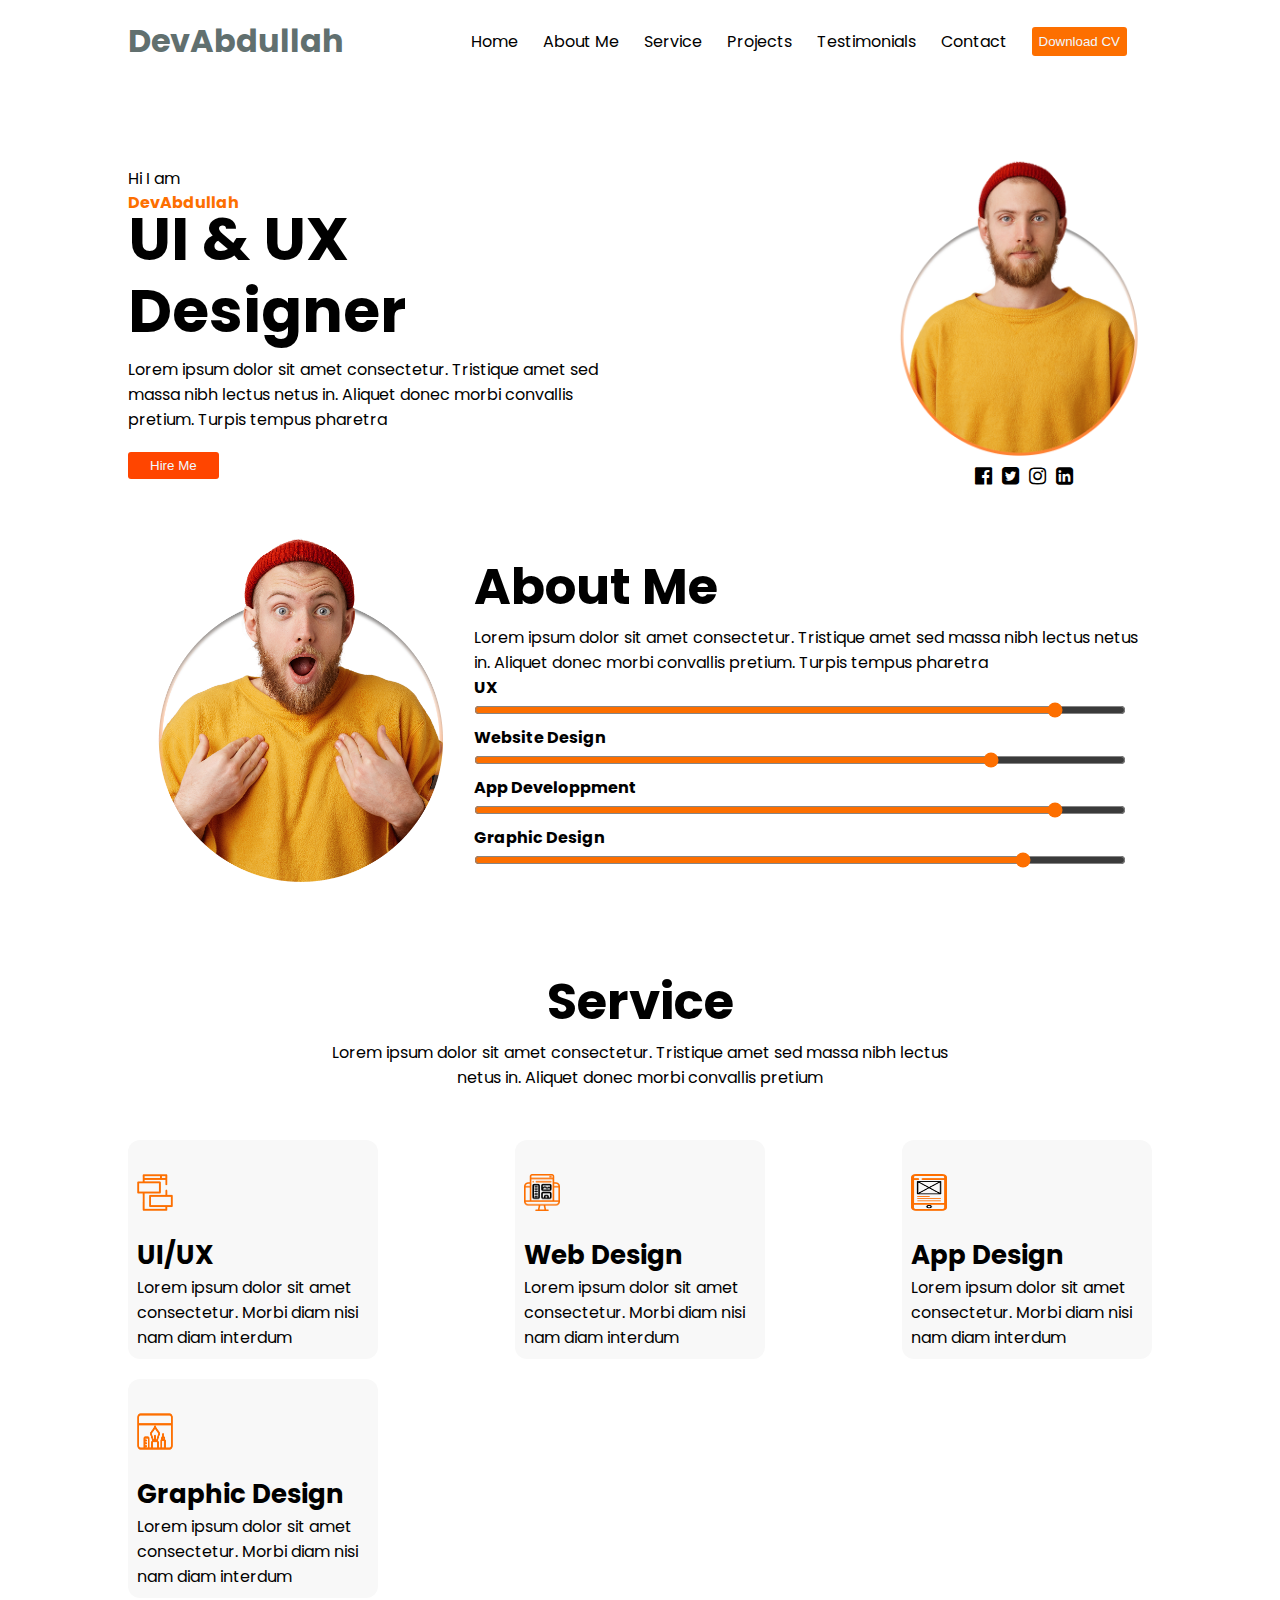
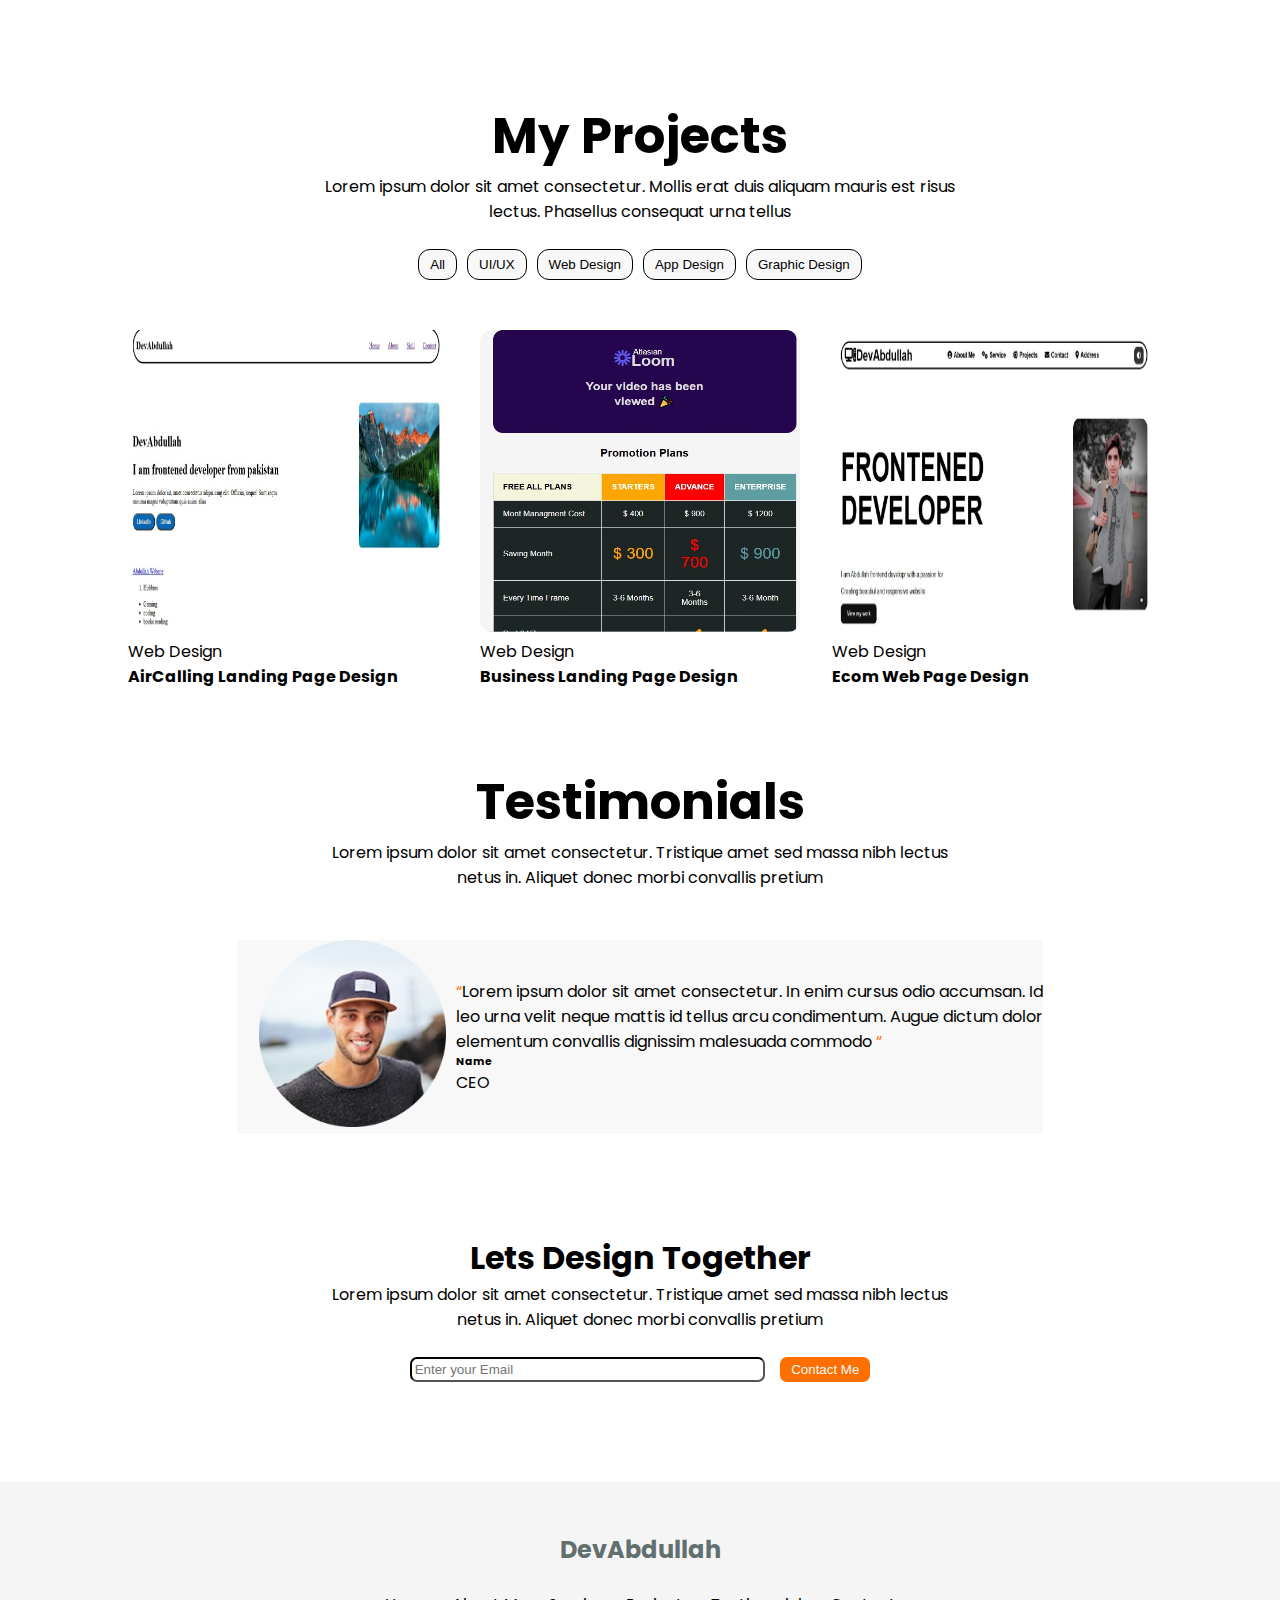
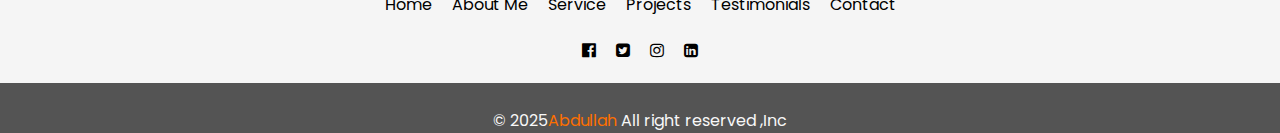
<file: index.html>
<!DOCTYPE html>
<html lang="en">

<head>
    <meta charset="UTF-8">
    <meta name="viewport" content="width=device-width, initial-scale=1.0">
    <title>Devabdullah</title>
    <link rel="shortcut icon" href="http://127.0.0.1:5500/Group%202.png" type="image/x-icon">
    <link rel="stylesheet" href="style.css">
    <link rel="stylesheet" href="https://cdnjs.cloudflare.com/ajax/libs/font-awesome/4.7.0/css/font-awesome.min.css">
</head>

<div class="head">
    <header>
        <div class="navbar">
            <div>
                <h1 class="DevAbdullah">DevAbdullah</h1>
            </div>
            <button onclick="toggleMenu()" class="menu-icon">
                <i class="fa fa-bars"></i>
            </button>
            <div class="nav-links" id="my-links">
                <a href="#home">Home</a>
                <a href="#about">About Me</a>
                <a href="#service">Service</a>
                <a href="#project"> Projects</a>
                <a href=" #Testimonials">Testimonials</a>
                <a href="#Contact">Contact</a>


                <script>


                    document.getElementById('togglebutton').onclick = function () {
                        document.body.classList.toggle("cover")
                    }



                </script>
                <button id="download-cv">Download CV</button>
                <div>
                </div>
            </div>
        </div>
    </header>
    <section>
        <div id="home"></div>
        <div class="main">
            <div>
                <div class="responsive">
                    <p class="HiIam">Hi I am</p>
                    <h4 class="FawaziSayed">DevAbdullah</h4>
                    <h1 class="ui"> UI & UX Designer</h1>
                    <p class="lorem">Lorem ipsum dolor sit amet consectetur. Tristique amet sed <br> massa nibh lectus
                        netus
                        in.
                        Aliquet donec
                        morbi convallis<br> pretium. Turpis tempus pharetra</p>
                </div>
                <button id="button-hireMe">Hire Me</button>
            </div>
            <div>
                <div class="parent">
                    <img class="imageone" id="image" src="Group 2.png" alt="" srcset="">
                    <spam class="icons">
                        <a href="https://www.facebook.com/share/1C33aQTmLx/?mibextid=qi2Omg"><i
                                class="fa fa-facebook-official" aria-hidden="true"></i></a>
                        <i class="fa fa-twitter-square" aria-hidden="true"></i>
                        <a href="https://www.instagram.com/stoneheartedabdullah/"><i class="fa fa-instagram"
                                aria-hidden="true"></a></i>
                        <a
                            href="https://www.linkedin.com/in/abdullah-ramzan-8a27a9366?utm_source=share&utm_campaign=share_via&utm_content=profile&utm_medium=android_app">
                            <i class="fa fa-linkedin-square" aria-hidden="true"></i></a>
                    </spam>
                </div>
            </div>
        </div>

        <br>
        <br>
        <div class="skill-section">
            <div class="about-me-section">
                <img class="group" src="Group 7.png">
            </div>
            <div>
                <h1 class="About-Me" id="about">About Me </h1>
                <p>Lorem ipsum dolor sit amet consectetur. Tristique amet sed massa nibh lectus netus in. Aliquet donec
                    morbi convallis pretium. Turpis tempus pharetra</p>
                <h4>UX</h4>
                <input class="ranger" type="range" id="vol" name="vol" min="0" value="90" max="100"><br>
                <h4>Website Design</h4>
                <input class="ranger" type="range" id="vol" name="vol" min="0" value="80" max="100"><br>
                <h4>App Developpment</h4>
                <input class="ranger" type="range" id="vol" name="vol" min="0" value="90" max="100"><br>
                <h4> Graphic Design</h4>
                <input class="ranger" type="range" id="vol" name="vol" min="" value="85" max="100"><br>
            </div>
        </div>
        </hero-section>
        <br>
        <br>
        <br>

        <h1 class="Service" id="service">Service</h1>
        <p class="lorem-para">Lorem ipsum dolor sit amet consectetur. Tristique amet sed massa nibh lectus<br> netus in.
            Aliquet donec morbi
            convallis pretium</p>
        <br>
        <br>

        <div class="sevice-box">
            <div class="sevice-box-one">
                <br>
                <img class="Vector-one" src="Vector.png" alt="" srcset="">
                <div class="data">
                    <h1 class="font-size">UI/UX</h1>
                    <p>Lorem ipsum dolor sit amet consectetur. Morbi diam nisi nam diam interdum</p>
                </div>
            </div>
            <div class="sevice-box-one">
                <br>
                <img class="Vector-two" src="Layer_1.png" alt="" srcset="">
                <div class="data">
                    <h1 class="font-size">Web Design </h1>

                    <p>Lorem ipsum dolor sit amet consectetur. Morbi diam nisi nam diam interdum</p>
                </div>
            </div>
            <div class="sevice-box-one">
                <br>
                <img class="Vector-two" src="Group 18.png" alt="">
                <div class="data">
                    <h1 class="font-size">App Design</h1>
                    <p>Lorem ipsum dolor sit amet consectetur. Morbi diam nisi nam diam interdum</p>
                </div>
            </div>
            <div class="sevice-box-one">
                <br>

                <img class="Vector-two" src="Vector (3).png" alt="" srcset="">
                <div class="data">
                    <h1 class="font-size">Graphic Design </h1>
                    <p>Lorem ipsum dolor sit amet consectetur. Morbi diam nisi nam diam interdum</p>
                </div>
            </div>








        </div>

        <br>
        <br>
        <br>
        <br>
        <div class="my-project">
            <h1 class="MyProjects" id="project">My Projects</h1>

            <p class="service-para">Lorem ipsum dolor sit amet consectetur. Mollis erat duis aliquam mauris est
                risus<br>
                lectus. Phasellus
                consequat
                urna tellus</p>
            <br>
            <div class="service-button">
                <button id="buten" class="butten">All</button>
                <button id="buten" class="butten">UI/UX</button>
                <button id="buten" class="butten">Web Design</button>
                <button id="buten" class="butten">App Design</button>
                <button id="buten" class="butten">Graphic Design</button>
            </div>
        </div>
        <br>
        <br>


        <div class="abdullah">

            <div class="cards-projecr-data">
                <img class="imgg" src="project(1).jpg">
                <p>Web Design</p>
                <h4>AirCalling Landing Page Design </h4>

            </div>
            <div class="cards-projecr-data">
                <img class="imgg" src="project(2).jpg">
                <p>Web Design</p>
                <h4>Business Landing Page Design </h4>
            </div>
            <div class="cards-projecr-data">
                <img class="imgg" src="project(3).jpg">
                <p>Web Design</p>
                <h4>Ecom Web Page Design </h4>
            </div>

        </div>
        <br>
        <br>
        <br>
        <h1 class="Testimonials" id="Testimonials">Testimonials</h1>
        <p class="Testimonials">Lorem ipsum dolor sit amet consectetur. Tristique amet sed massa nibh lectus<br> netus
            in.
            Aliquet donec morbi
            convallis pretium</p>
        <br>
        <br>

        <div class="main-test">
            <div class="test-box">
                <div class="Ellipse">
                    <div>

                        <img class="imge-last" src="Ellipse 10.png">
                    </div>
                    <div>

                        <p> <span>“</span>Lorem ipsum dolor sit amet consectetur. In enim cursus odio accumsan. Id leo
                            urna
                            velit neque
                            mattis id tellus arcu condimentum. Augue dictum dolor elementum convallis dignissim
                            malesuada
                            commodo <span>“</span></p>
                        <h6>Name</h6>
                        <p>CEO</p>
                    </div>
                </div>

            </div>
        </div>

        <br>
        <br>
        <br>
        <br>


        <h1 class="citect" id="Contact">Lets Design Together</h1>

        <p class="citect">Lorem ipsum dolor sit amet consectetur. Tristique amet sed massa nibh lectus <br> netus in.
            Aliquet donec
            morbi
            convallis pretium</p>
        <div class="Contact">
            <br>
            <div class="contaact">
                <input class="type" type="text" placeholder="Enter your Email">
                <button id="contactme" class="contactme-button">Contact Me</button>
            </div>
        </div>
</div>


<br>
<br>
<br>
<br>
<footer>

    <div class="last-section">
        <br>
        <br>
        <h2 class="Davabdullah">DevAbdullah</h2>
        <br>

        <div class="footer-cextion">
            <a href=""> Home</a>
            <a href="">About Me</a>
            <a href=""> Service</a>
            <a href="">Projects</a>
            <a href="">Testimonials</a>
            <a href="">Contact</a>
        </div>
        <br>
        <div class="socila-icons">
            <a href="https://www.facebook.com/share/1C33aQTmLx/?mibextid=qi2Omg"><i class="fa fa-facebook-official"
                    aria-hidden="true"></i></a>
            <i class="fa fa-twitter-square" aria-hidden="true"></i>
            <a href="https://www.instagram.com/stoneheartedabdullah/"><i class="fa fa-instagram"
                    aria-hidden="true"></a></i>
            <a
                href="https://www.linkedin.com/in/abdullah-ramzan-8a27a9366?utm_source=share&utm_campaign=share_via&utm_content=profile&utm_medium=android_app">
                <i class="fa fa-linkedin-square" aria-hidden="true"></i></a>
        </div>
        <br>
        <div class="copy-right">
            <br>
            <div class="copy">
                <p class="text-white"> &copy; 2025<span class="las-abdullah">Abdullah</span> All right reserved ,Inc</p>
            </div>
        </div>
    </div>





</footer>





<script>
    const navbarLinks = document.getElementById("my-links");

    const toggleMenu = () => {
        navbarLinks.classList.toggle("active");
    };
</script>









</body>

</html>
</file>
<file: style.css>
@import url('https://fonts.googleapis.com/css2?family=Poppins:ital,wght@0,100;0,200;0,300;0,400;0,500;0,600;0,700;0,800;0,900;1,100;1,200;1,300;1,400;1,500;1,600;1,700;1,800;1,900&display=swap');

header {
    position: sticky;
    top: 0;
    background-color: white;
}




.navbar {
    display: flex;
    align-items: center;
    justify-content: space-between;
    padding: 17px 0px;

}

.DevAbdullah {
    color: #61706F;
    transition: all 0.3s ease-in-out;

}

.type:focus {
    outline: #FD6F00;
}

@keyframes rotate {
    from {
        transform: rotate(0deg);
    }

    to {
        transform: rotate(360deg);
    }
}

.DevAbdullah:hover {
    transform: scale(2.0);
    animation: rotate 2s linear infinite;

}

* {
    scroll-behavior: smooth;
    padding: 0;
    margin: 0;
}

.navbar-right-side,
a {
    display: flex;
    gap: 25px;
    text-decoration: none;
    align-items: center;
    color: black;
}



#download-cv {
    padding: 7px;
    border: none;
    border-radius: 3px;

    color: aliceblue;
    background-color: #FD6F00;
    cursor: pointer;
}

body {

    font-family: "Poppins", sans-serif;
}

.head {
    margin-inline: 10vw;
}

.main {
    display: flex;
    justify-content: space-between;
    margin-top: 6vw;
    align-items: center;
}

#button-hireMe {
    padding: 7px 22px;
    border: none;
    border-radius: 3px;
    color: aliceblue;
    background-color: orangered;
    line-height: 100%;
    margin-top: 20px;
    cursor: pointer;
}

.HiIam {
    margin-bottom: 12px;
}

.FawaziSayed {
    color: #FD6F00;
    line-height: 0px;
}

.ui {
    font-size: 60px;
    width: 278px;
    line-height: 120%;
}

.lorem {
    width: 698px;

    top: 417px;
    left: 7px;
    width: 698px;
    size: 21px;
    margin-top: 10px;


}

.fa {
    cursor: pointer;
}

.imageone {
    width: 20vw;
}

.parent {
    align-items: center;
    flex-direction: column;
    display: flex;
    gap: 10px;
    font-size: 20px;
}

.icons {
    display: flex;
    gap: 10px;
    font-size:
        20px;


}

.skill-section {
    display: flex;
    align-items: center;
    justify-content: space-between;
}

.group {
    width: 27vw;


}

.ranger {
    width: 51vw;
    accent-color: #FD6F00;

}

.About-Me {
    font-size: 50px;
}

#buten:hover {
    transition: 0.5s ease-in-out;
    background-color: #FD6F00;
}

.Service {

    text-align: center;
    font-size: 50px;

}




.sevice-box-one:hover {
    box-shadow: 5px 5px 5px orangered;
    transition: 0.4s ease;
}

.lorem-para {
    text-align: center;
}

.sevice-box {
    display: flex;
    justify-content: space-between;
    flex-wrap: wrap;
    gap: 20px;
}

.sevice-box-one {
    background-color: #F8F8F8;
    width: 250px;
    ;
    border-radius: 12px;
}

.Vector-one {
    width: 36px;
    padding: 9px;
    height: 37px;
}

.Vector-two {
    width: 36px;
    padding: 9px;
    height: 37px;
}

.data {
    padding: 9px;
}

.font-size {
    font-size: 26px;
}

.my-project {
    display: flex;
    flex-direction: column;
    align-items: center;


}

.service-para {
    text-align: center;
}

.service-button {
    display: flex;
    gap: 10px;
    flex-wrap: wrap;

}

.butten {
    background-color: #F8F8F8;
    border: none;
    border: 1px solid;
    padding: 7px 11px;
    border-radius: 12px;
    cursor: pointer;
}




.MyProjects {
    font-size: 50px;

}

body.cover {
    background-color: #61706F;
    color: orange;
    transition: 0.5s ease-in-out;
}

button:hover {
    background-color: #FD6F00;
}

.abdullah {
    display: flex;
    justify-content: space-between;
    flex-wrap: wrap;
    gap: 10px;


}

.fa:hover {
    transform: scale(00.5s);
    transition: 0.2s ease-in-out;
}

.cards-projecr-data {
    background-color: white;
    width: 25vw;

    border-radius: 12px;
}

.mains-project {
    width: 100%;
    height: 10px;
}

.imgg {
    width: 100%;
    height: 302px;
    border-radius: 12px;
}








.Testimonials {
    text-align: center;
}




#Testimonials {
    font-size: 50px;
}

.test-box {
    display: flex;
    justify-content: center;
    background-color: #F8F8F8;
    width: 63vw;

}

.main-test {
    display: flex;
    justify-content: center;
}

.Ellipse {
    display: flex;
    justify-content: space-between;
    align-items: center;
    gap: 10px;
}

span {
    color: #FD6F00;
}

.imge-last {
    width: 187px;
    margin-left: 22px;
}

.Contact {
    display: flex;
    flex-direction: column;
    align-items: center;
    flex-wrap: wrap;



}

.citect {
    text-align: center;
}

.contaact {
    display: flex;
    gap: 15px
}

#citect {
    font-size: 50px;
}

.contactme-button {
    padding: 5px 11px;
    border-radius: 7px;
    border: none;
    background-color: #FD6F00;
    color: #F8F8F8;
    cursor: pointer;
}

.type {
    padding: 3px;
    border-radius: 7px;
    border-color: black;
    width: 27vw;
}

.last-section {
    width: 100%;

    background-color: whitesmoke;
}

.Davabdullah {
    text-align: center;
    color: #61706F;
}

.footer-cextion {
    display: flex;
    justify-content: center;
    gap: 20px;
    flex-wrap: wrap;
}

.socila-icons {
    display: flex;
    justify-content: center;
    gap: 20px
}

.copy-right {

    background-color: #545454;
    width: 100%;

}

.copy {
    display: flex;
    align-items: center;
    justify-content: center;


}

.las-abdullah {
    color: #FD6F00;

}

.text-white {
    color: #F8F8F8;
}



.nav-links {
    display: flex;
    list-style: none;
    gap: 25px;
}

.nav-links li {
    display: flex;
    align-items: center;
}

.hamburger {
    display: none;
    flex-direction: column;
    justify-content: space-around;
    width: 30px;
    height: 24px;
    background: none;
    border: none;
    cursor: pointer;
}

.hamburger .bar {
    width: 100%;
    height: 3px;
    background-color: #333;
    border-radius: 2px;
}

.menu-icon {
    display: none;
}

@media (max-width: 768px) {
    .menu-icon {
        display: block;
        display: block;
        border: none;
        font-size: 25px;
        width: 30px;
        height: 30px;
        background-color: #ffff;
    }

    .nav-links {
        display: none !important;
        position: absolute;
        top: 60px;
        left: 0;
        right: 0;
        flex-direction: column;
        background: white;
        padding: 1em 0;
        box-shadow: 0 4px 8px rgba(0, 0, 0, 0.1);
        padding-left: 20px;
        padding-right: 20px;


    }

    .nav-links.active {
        display: flex !important;
    }

    .hamburger {
        display: flex;
    }
}

.nav-links {
    animation: calc(0.2);
    transition: ease-in-out;
}

@media (max-width: 375px) {

    .main {
        flex-direction: column;
        align-items: start;

    }

    .imageone {
        width: 50vw;
    }

    .skill-section {
        flex-direction: column;
    }

    .group {
        display: none;
    }

    .ranger {
        width: 100%;
    }



    .abdullah {
        flex-wrap: wrap;
    }

    .lorem {
        width: 100%;
    }



    .service-box {}

    .Ellipse {
        flex-direction: column;
    }

    .cards-projecr-data {
        width: 100%;
    }
}







.cards-projecr-data:hover {
    box-shadow: 5px 5px 5px orangered;
    transition: 0.4s ease;
}

#download-cv:hover {
    transition: 0.6s ease-out;
    box-shadow: #FD6F00 1px 10px 20px;
}

#contactme:hover {
    transition: 0.6s ease-out;
    box-shadow: #FD6F00 1px 10px 20px;
}

#button-hireMe:hover {
    transition: 0.6s ease-out;
    box-shadow: #FD6F00 1px 10px 20px;
}




.imageone:hover {
    transform: scale(1.02);
    transition: 0.3s ease-in-out;

}

.group:hover {
    transform: scale(1.02);
    transition: 0.3s ease-in-out;
}

a:hover {
    transform: scale(1.05);
    transition: 0.4s;
    color: #FD6F00;
}

















/* Sabhi cards par hover */
.card,
.cards-projecr-data {
    transition: transform 0.3s ease, box-shadow 0.3s ease;
}

.card:hover,
.cards-projecr-data:hover {
    transform: scale(1.02);
    box-shadow: 0 4px 12px rgba(0, 0, 0, 0.1);
}

/* Sabhi buttons par hover */
button,
#download-cv,
#button-hireMe,
.butten,
.contactme-button {
    transition: transform 0.3s ease, box-shadow 0.3s ease;
}

button:hover,
#download-cv:hover,
#button-hireMe:hover,
.butten:hover,
.contactme-button:hover {
    transform: scale(1.05);
    box-shadow: 0px 4px 10px rgba(253, 111, 0, 0.4);
}






@media (min-width: 769px) {

    .hamburger,
    #menu-toggle {
        display: none;
    }

    .nav-mobile {
        display: flex !important;
        flex-direction: row;
        gap: 25px;
    }
}

@media (max-width: 768px) {
    .main {
        flex-direction: column;
        margin: 4vw 5vw 0;
    }

    .imageone {
        width: 80%;
        margin: 1em auto;
    }

    .skill-section {
        flex-direction: column;
    }
}


@media (max-width: 412px) {

    /* Base layout adjustments */
    body {
        font-size: 14px;
        overflow-x: hidden;
        /* Prevent horizontal scrolling */
    }

    .header,
    .navbar,
    .main,
    .test-box,
    .contact,
    .sevice-box,
    .cards-projecr-data {
        margin: 0;
        padding: 0 16px;
        width: 100%;
        box-sizing: border-box;
    }

    /* Make all images fluid */
    img,
    .imageone,
    .imgg {
        max-width: 100%;
        height: auto;
    }

    /* Adjust hero text size */
    .ui {
        font-size: 8vw;
        line-height: 1.2;
    }

    /* Text containers full width */
    .lorem,
    .group,
    .ranger,
    .skill-section {
        width: 100%;
    }

    /* Responsive skill slider */
    .skill-section {
        flex-direction: column;
        gap: 12px;
        padding: 12px 0;
    }

    /* Button fit width */
    button,
    .butten,
    .contactme-button,
    #download-cv,
    #button-hireMe {
        width: 100%;
        max-width: 100%;
        padding: 12px;
    }

    /* Navbar toggling */
    .menu-icon {
        display: block;
    }

    .nav-links {
        display: none;
        flex-direction: column;
        width: 100%;
    }

    .nav-links.active {
        display: flex;
    }

    /* Services and project cards stacking */
    .sevice-box,
    .abdullah {
        flex-direction: column;
        gap: 16px;
    }

    .cards-projecr-data {
        width: 100%;
        margin-bottom: 16px;
    }

    /* Testimonials box width */
    .test-box {
        width: 100%;
        flex-direction: column;
        align-items: center;
        padding: 16px 0;
    }


    .contaact {
        flex-direction: column;
        gap: 12px;
    }

    .type {
        width: 100%;
    }

    /* Footer icons */
    .footer-cextion,
    .socila-icons {
        flex-direction: column;
        gap: 12px;
        align-items: center;
    }
}

@media (max-width: 480px) {
    .navbar {
        flex-direction: column;
        align-items: flex-start;
        gap: 10px;
        padding: 10px 20px;
    }

    .navbar-right-side {
        flex-direction: column;
        gap: 15px;
        width: 100%;
    }

    .nav-links {
        flex-direction: column;
        align-items: flex-start;
        width: 100%;
    }

    .type {
        width: 100% !important;
        padding: 10px;
        font-size: 14px;
        box-sizing: border-box;
    }

    .contaact {
        flex-direction: column;
        gap: 12px;
        width: 100%;
    }

    .menu-icon {
        display: block;
    }

    .ui {
        font-size: 8vw;
    }

    .lorem {
        width: 100%;
        font-size: 14px;
    }

    .imageone,
    .imgg {
        width: 100%;
        height: auto;
    }

    .cards-projecr-data {
        width: 100%;
        margin-bottom: 16px;
    }

    .skill-section,
    .group,
    .ranger {
        width: 100%;
        flex-direction: column;
        gap: 12px;
        padding: 12px 0;
    }

    button,
    .butten,
    .contactme-button,
    #download-cv,
    #button-hireMe {
        width: 100%;
        max-width: 100%;
        padding: 12px;
    }

    .sevice-box,
    .abdullah,
    .Ellipse,
    .contaact,
    .footer-cextion,
    .socila-icons {
        flex-direction: column;
        gap: 16px;
        align-items: center;
    }

    .test-box {
        width: 100%;
        flex-direction: column;
        align-items: center;
        padding: 16px 0;
    }
}





@media (max-width: 768px) {
    .testimonial {
        flex: 1 1 100%;
        padding: 15px;
    }


    .testimonial img {
        width: 60px;
        height: 60px;
    }
}

[class*="card"],
[class*="cards"],
.card {
    transition: transform 0.3s ease, box-shadow 0.3s ease;
}

[class*="card"]:hover,
[class*="cards"]:hover,
.card:hover {
    transform: scale(1.02);
    box-shadow: 0 4px 12px rgba(0, 0, 0, 0.1);
}

/* Generic button elements */
button,
[type="button"],
.butten {
    transition: transform 0.3s ease, box-shadow 0.3s ease;
}

button:hover,
[type="button"]:hover,
.butten:hover {
    transform: scale(1.05);
    box-shadow: 0px 4px 10px rgba(253, 111, 0, 0.4);
}

@media (max-width: 480px) {
    .ui {
        font-size: 8vw;
    }

    .navbar-right-side {
        flex-direction: column;
        gap: 15px;
    }

    .type {
        width: 90vw;
    }

    .lorem {
        font-size: 14px;
    }
}
</file>
